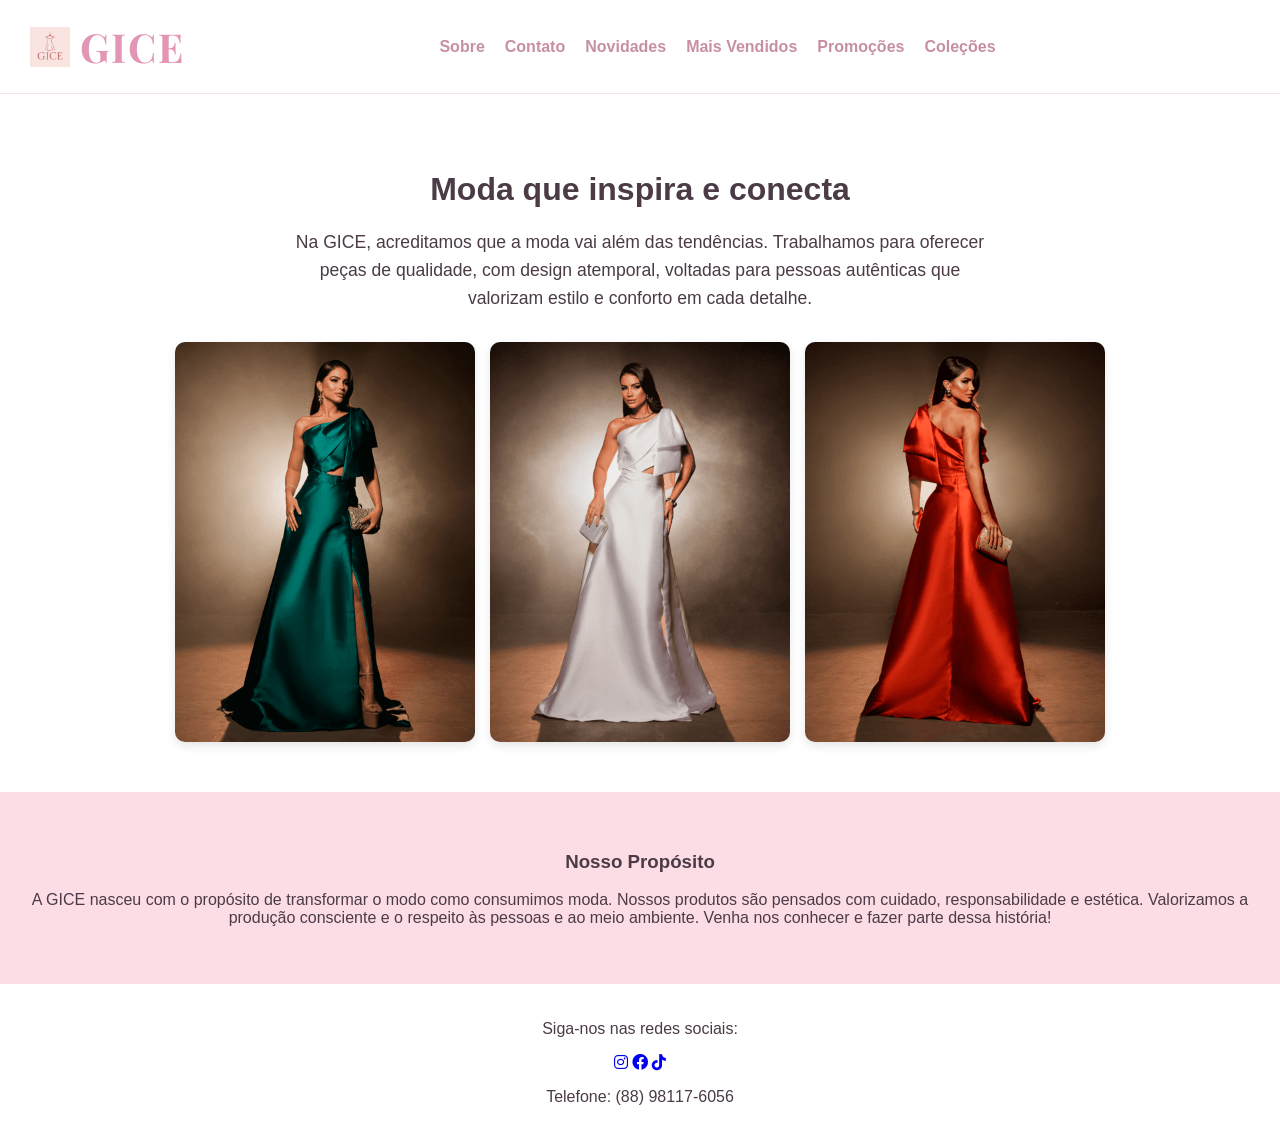
<file: index.html>
<!DOCTYPE html>
<html lang="pt-BR">
<head>
  <meta charset="UTF-8" />
  <meta name="viewport" content="width=device-width, initial-scale=1.0"/>
  <title>GICE | Moda com Propósito</title>
  <link rel="preconnect" href="https://fonts.googleapis.com"/>
  <link rel="preconnect" href="https://fonts.gstatic.com" crossorigin/>
  <link href="https://fonts.googleapis.com/css2?family=Playfair+Display:wght@700&display=swap" rel="stylesheet"/>
  <link rel="stylesheet" href="https://cdnjs.cloudflare.com/ajax/libs/font-awesome/6.0.0-beta3/css/all.min.css"/>
  <link rel="stylesheet" href="style.css"/>
</head>
<body>
  <header>
    <div class="logo-gice">
      <img src="ChatGPT Image 23 de abr. de 2025, 16_05_41.png"/>
      <h1>GICE</h1>
    </div>

    <nav class="partedecima">
      <a href="#sobre">Sobre</a>
      <a href="#contato">Contato</a>
      <a href="#novidades">Novidades</a>
      <a href="#maisvendidos">Mais Vendidos</a>
      <a href="#promocoes">Promoções</a>
      <a href="#colecoes">Coleções</a>
    </nav>

    <label for="burguer" class="hamburguer" aria-label="Abrir menu">
      <i class="fas fa-bars"></i>
    </label>
    <input type="checkbox" id="burguer"/>

    <div class="menu" id="mainMenu">
      <a href="#novidades">Novidades</a>
      <a href="#maisvendidos">Mais Vendidos</a>
      <a href="#promocoes">Promoções</a>
      <a href="#colecoes">Coleções</a>
    </div>
  </header>

  <section class="partefotos">
    <h2>Moda que inspira e conecta</h2>
    <p>Na GICE, acreditamos que a moda vai além das tendências. Trabalhamos para oferecer peças de qualidade, com design atemporal, voltadas para pessoas autênticas que valorizam estilo e conforto em cada detalhe.</p>
    <div class="vestidinhos">
      <img src="vestido-de-festa-zibeline-victoria-42_450x600.png">
      <img src="vestido-de-festa-zibeline-victoria-46_450x600.png">
      <img src="vestido-de-festa-zibeline-victoria-48_450x600.png">
    </div>
  </section>

  <section class="sobre" id="sobre">
    <h3>Nosso Propósito</h3>
    <p>A GICE nasceu com o propósito de transformar o modo como consumimos moda. Nossos produtos são pensados com cuidado, responsabilidade e estética. Valorizamos a produção consciente e o respeito às pessoas e ao meio ambiente. Venha nos conhecer e fazer parte dessa história!</p>
  </section>

  <footer id="contato">
    <p>Siga-nos nas redes sociais:</p>
    <div class="bichinhodasmidias">
      <a href="#"><i class="fab fa-instagram"></i></a>
      <a href="#"><i class="fab fa-facebook"></i></a>
      <a href="#"><i class="fab fa-tiktok"></i></a>
    </div>
    <p>Telefone: (88) 98117-6056</p>
  </footer>
</body>
</html>
</file>
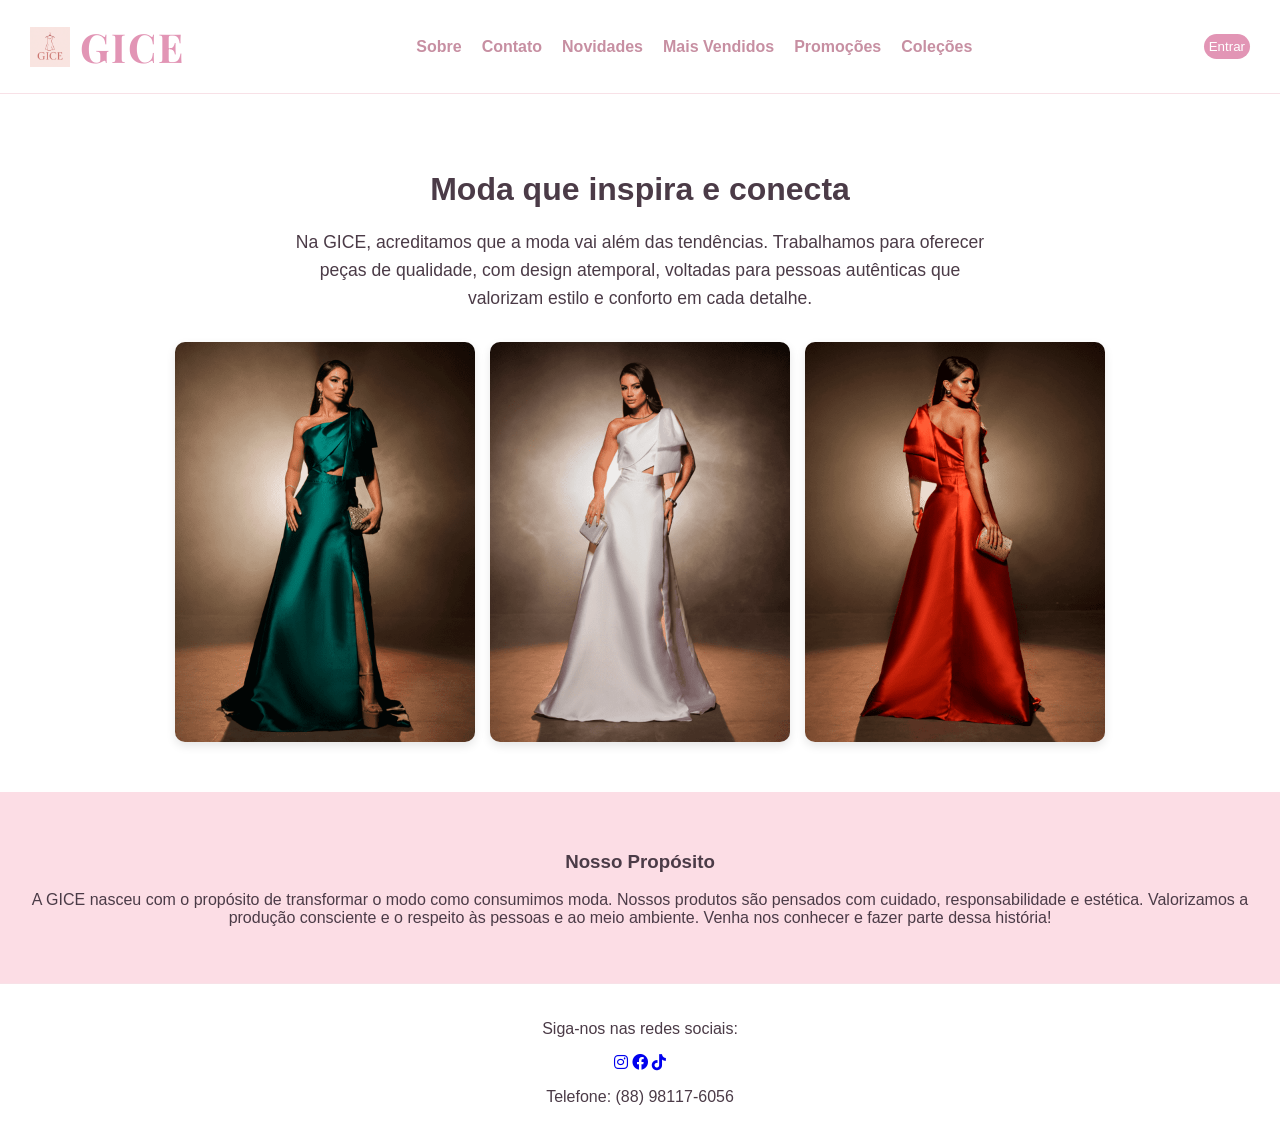
<file: landing-gice-main/index.html>
<!DOCTYPE html>
<html lang="pt-BR">
<head>
  <meta charset="UTF-8" />
  <meta name="viewport" content="width=device-width, initial-scale=1.0"/>
  <title>GICE | Moda com Propósito</title>
  <link rel="preconnect" href="https://fonts.googleapis.com"/>
  <link rel="preconnect" href="https://fonts.gstatic.com" crossorigin/>
  <link href="https://fonts.googleapis.com/css2?family=Playfair+Display:wght@700&display=swap" rel="stylesheet"/>
  <link rel="stylesheet" href="https://cdnjs.cloudflare.com/ajax/libs/font-awesome/6.0.0-beta3/css/all.min.css"/>
  <link rel="stylesheet" href="style.css"/>
</head>
<body>
<header>
    <div class="logo-gice">
      <img src="img/ChatGPT Image 23 de abr. de 2025, 16_05_41.png" alt="aa">
      <h1>GICE</h1>
    </div>

    <nav class="partedecima">
      <a href="#sobre">Sobre</a>
      <a href="#contato">Contato</a>
      <a href="#novidades">Novidades</a>
      <a href="#maisvendidos">Mais Vendidos</a>
      <a href="#promocoes">Promoções</a>
      <a href="#colecoes">Coleções</a>
    </nav>
    
    <a href="log/login.html"> <button id="entrar">Entrar</button></a> 
    
    <label for="burguer" class="hamburguer" aria-label="Abrir menu">
      <i class="fas fa-bars"></i>
    </label>
    <input type="checkbox" id="burguer"/>

    <div class="menu" id="mainMenu">
      <a href="#sobre">Sobre</a>
      <a href="#contato">Contato</a>
      <a href="#novidades">Novidades</a>
      <a href="#maisvendidos">Mais Vendidos</a>
      <a href="#promocoes">Promoções</a>
      <a href="#colecoes">Coleções</a>
    </div>
  </header>

  <section class="partefotos">
    <h2>Moda que inspira e conecta</h2>
    <p>Na GICE, acreditamos que a moda vai além das tendências. Trabalhamos para oferecer peças de qualidade, com design atemporal, voltadas para pessoas autênticas que valorizam estilo e conforto em cada detalhe.</p>
    <div class="vestidinhos">
      <img src="img/vestido-de-festa-zibeline-victoria-42_450x600.png" alt="aa">
      <img src="img/vestido-de-festa-zibeline-victoria-46_450x600.png" alt="aa">
      <img src="img/vestido-de-festa-zibeline-victoria-48_450x600.png" alt="aa">
    </div>
  </section>

  <section class="sobre" id="sobre">
    <h3>Nosso Propósito</h3>
    <p>A GICE nasceu com o propósito de transformar o modo como consumimos moda. Nossos produtos são pensados com cuidado, responsabilidade e estética. Valorizamos a produção consciente e o respeito às pessoas e ao meio ambiente. Venha nos conhecer e fazer parte dessa história!</p>
  </section>

  <footer id="contato">
    <p>Siga-nos nas redes sociais:</p>
    <div class="bichinhodasmidias">
      <a href="https://www.instagram.com/"><i class="fab fa-instagram"></i></a>
      <a href="https://pt-br.facebook.com/"><i class="fab fa-facebook"></i></a>
      <a href="https://www.tiktok.com/login?redirect_url=https://www.tiktok.com/"><i class="fab fa-tiktok"></i></a>
    </div>
    <p>Telefone: (88) 98117-6056</p>
  </footer>
</body>
</html>
</file>
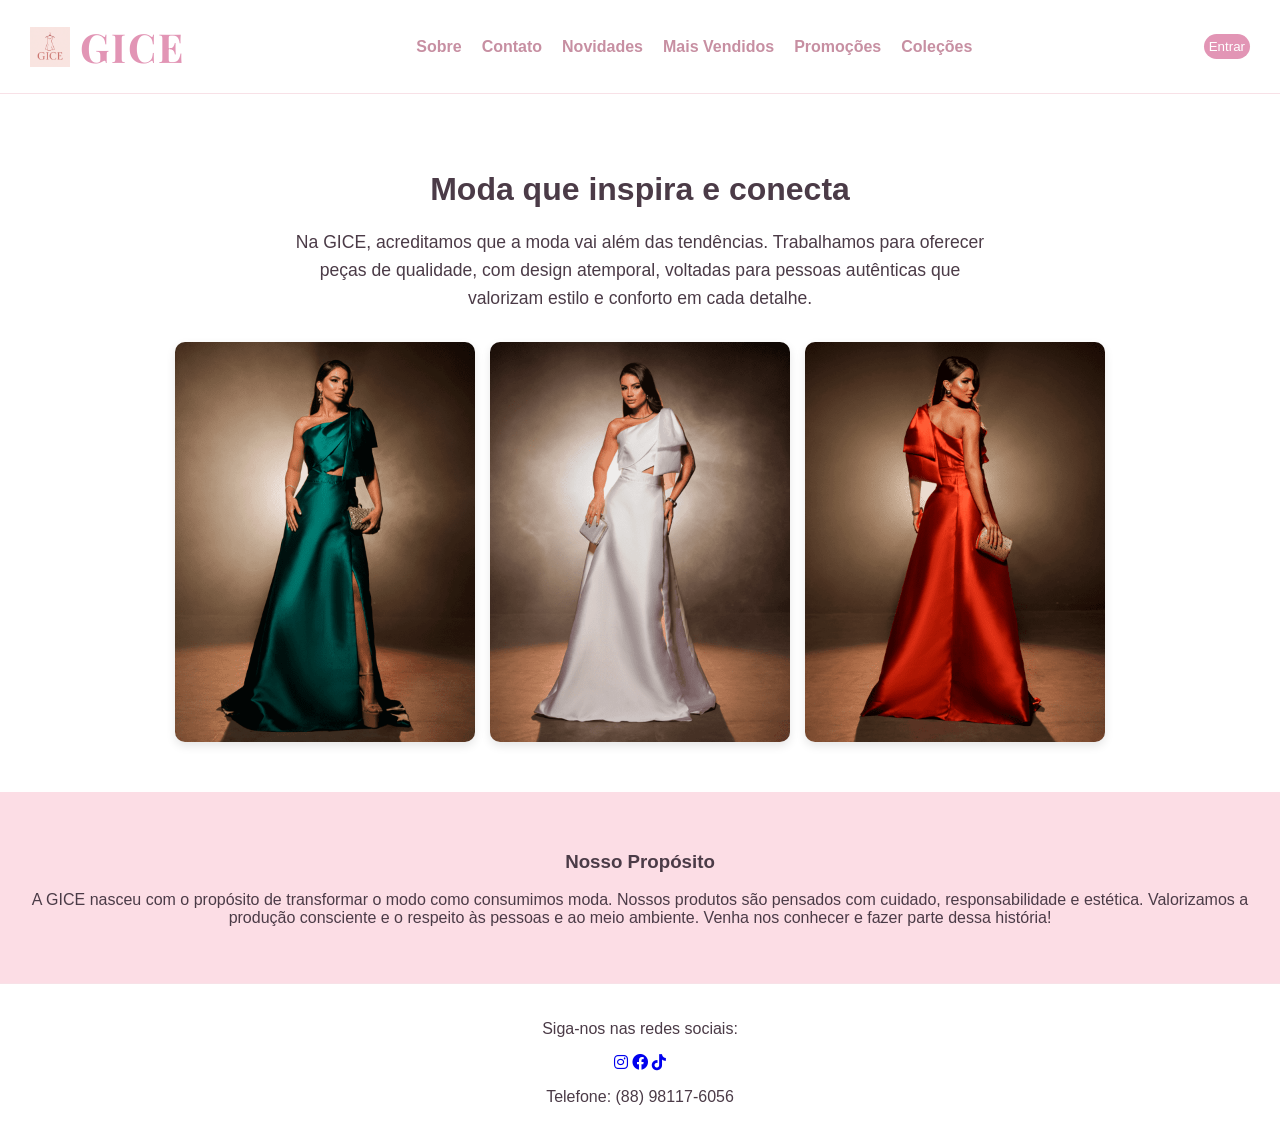
<file: landing-gice-main/landing.html>
<!DOCTYPE html>
<html lang="pt-BR">

<head>
  <meta charset="UTF-8" />
  <meta name="viewport" content="width=device-width, initial-scale=1.0" />
  <title>GICE | Moda com Propósito</title>
  <link rel="preconnect" href="https://fonts.googleapis.com" />
  <link rel="preconnect" href="https://fonts.gstatic.com" crossorigin />
  <link href="https://fonts.googleapis.com/css2?family=Playfair+Display:wght@700&display=swap" rel="stylesheet" />
  <link rel="stylesheet" href="https://cdnjs.cloudflare.com/ajax/libs/font-awesome/6.0.0-beta3/css/all.min.css" />
  <link rel="stylesheet" href="landing.css" />
</head>

<body>
  <header>
    <div class="logo-gice">
      <img src="img/ChatGPT Image 23 de abr. de 2025, 16_05_41.png" alt="aa">
      <h1>GICE</h1>
    </div>

    <nav class="partedecima">
      <a href="#sobre">Sobre</a>
      <a href="#contato">Contato</a>
      <a href="#novidades">Novidades</a>
      <a href="#maisvendidos">Mais Vendidos</a>
      <a href="#promocoes">Promoções</a>
      <a href="#colecoes">Coleções</a>
    </nav>

    <a href="log/cadastro.html"> <button id="entrar">Entrar</button></a>

    <label for="burguer" class="hamburguer" aria-label="Abrir menu">
      <i class="fas fa-bars"></i>
    </label>
    <input type="checkbox" id="burguer" />

    <div class="menu" id="mainMenu">
      <a href="#sobre">Sobre</a>
      <a href="#contato">Contato</a>
      <a href="#novidades">Novidades</a>
      <a href="#maisvendidos">Mais Vendidos</a>
      <a href="#promocoes">Promoções</a>
      <a href="#colecoes">Coleções</a>
    </div>
  </header>

  <section class="partefotos">
    <h2>Moda que inspira e conecta</h2>
    <p>Na GICE, acreditamos que a moda vai além das tendências. Trabalhamos para oferecer peças de qualidade, com design
      atemporal, voltadas para pessoas autênticas que valorizam estilo e conforto em cada detalhe.</p>
    <div class="vestidinhos">
      <img src="img/vestido-de-festa-zibeline-victoria-42_450x600.png" alt="aa">
      <img src="img/vestido-de-festa-zibeline-victoria-46_450x600.png" alt="aa">
      <img src="img/vestido-de-festa-zibeline-victoria-48_450x600.png" alt="aa">
    </div>
  </section>

  <section class="sobre" id="sobre">
    <h3>Nosso Propósito</h3>
    <p>A GICE nasceu com o propósito de transformar o modo como consumimos moda. Nossos produtos são pensados com
      cuidado, responsabilidade e estética. Valorizamos a produção consciente e o respeito às pessoas e ao meio
      ambiente. Venha nos conhecer e fazer parte dessa história!</p>
  </section>

  <footer id="contato">
    <p>Siga-nos nas redes sociais:</p>
    <div class="bichinhodasmidias">
      <a href="https://www.instagram.com/"><i class="fab fa-instagram"></i></a>
      <a href="https://pt-br.facebook.com/"><i class="fab fa-facebook"></i></a>
      <a href="https://www.tiktok.com/login?redirect_url=https://www.tiktok.com/"><i class="fab fa-tiktok"></i></a>
    </div>
    <p>Telefone: (88) 98117-6056</p>
  </footer>
</body>

</html>
</file>
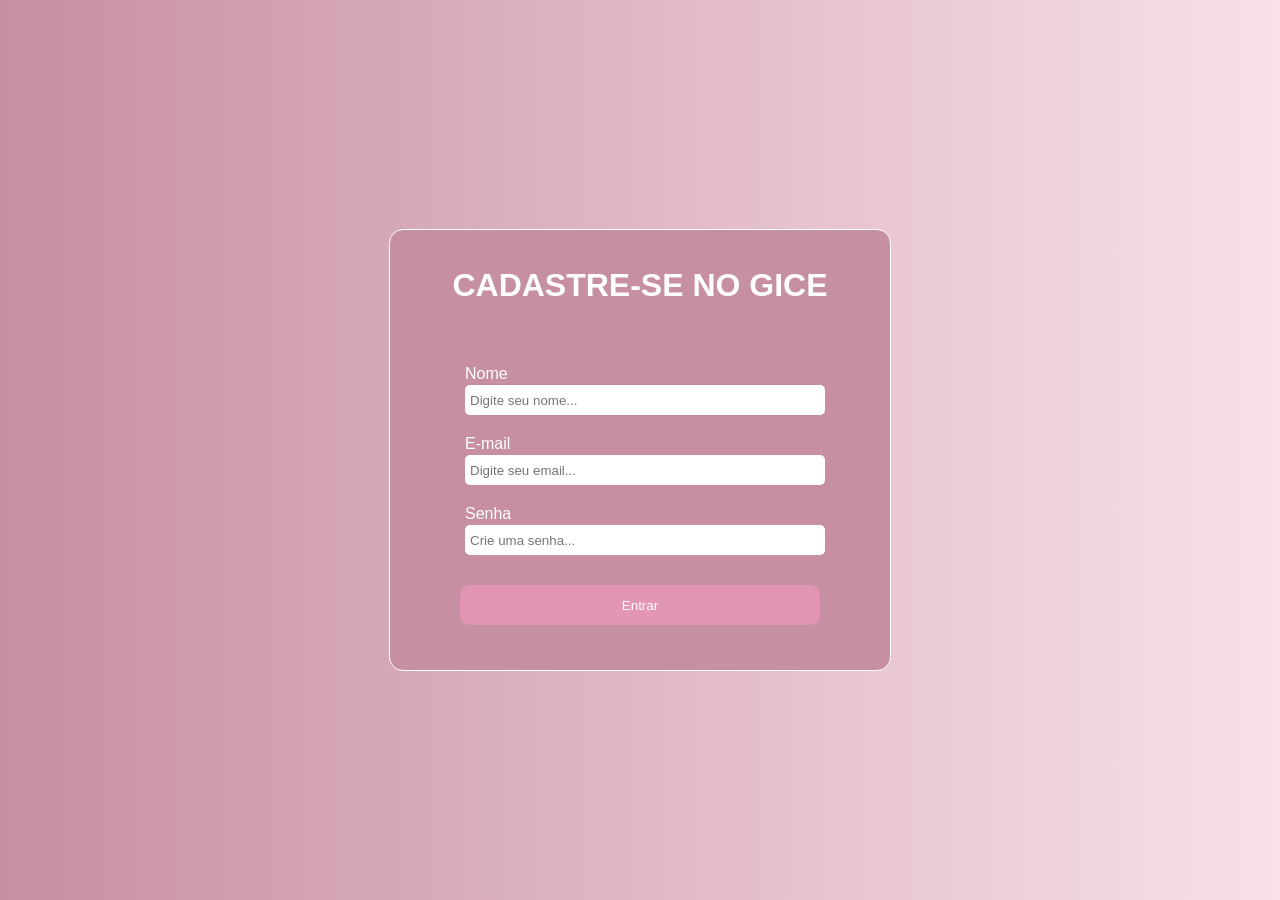
<file: landing-gice-main/cadastro/cadastro.html>
<!DOCTYPE html>
<html lang="pt-BR">

<head>
    <meta charset="UTF-8">
    <meta name="viewport" content="width=device-width, initial-scale=1.0">
    <title> Faça seu login </title>
    <link rel="stylesheet" href="cadastro.css">
</head>

<body>
    <div class="container">

        <div class="caixa">
            <h1>CADASTRE-SE NO GICE</h1>
        </div>

        <div class="inputs">
            <div class="inputDiv">
                <label for="">Nome</label>
                <input type="text" name="nome" placeholder="Digite seu nome...">
            </div>

            <div class="inputDiv">
                <label>E-mail</label>
                <input type="text" name="email" placeholder="Digite seu email...">
            </div>
            <div class="inputDiv">
                <label for="">Senha</label>
                <input type="password" name="senha" placeholder="Crie uma senha..."> 
            </div>
        </div>
        <a href="../tela inicial/telainicial.html" id="linkEntrar"> <button id="entrar">Entrar</button></a>
    </div>
</body>

</html>
</file>
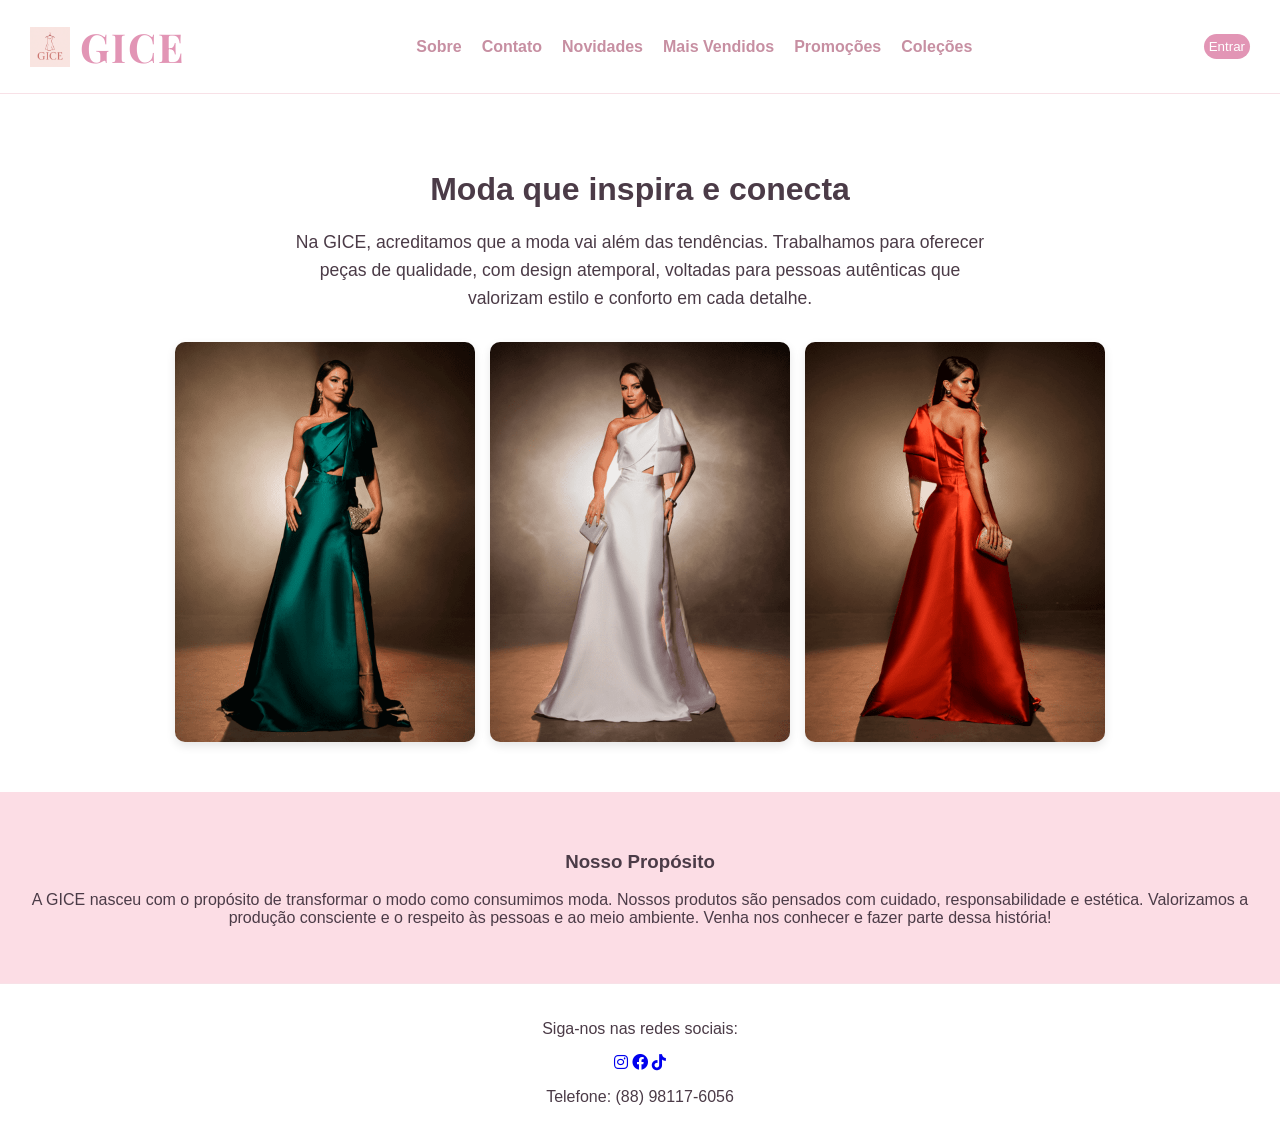
<file: landing-gice-main/landing page/landing.html>
<!DOCTYPE html>
<html lang="pt-BR">

<head>
  <meta charset="UTF-8" />
  <meta name="viewport" content="width=device-width, initial-scale=1.0" />
  <title>GICE | Moda com Propósito</title>
  <link rel="preconnect" href="https://fonts.googleapis.com" />
  <link rel="preconnect" href="https://fonts.gstatic.com" crossorigin />
  <link href="https://fonts.googleapis.com/css2?family=Playfair+Display:wght@700&display=swap" rel="stylesheet" />
  <link rel="stylesheet" href="https://cdnjs.cloudflare.com/ajax/libs/font-awesome/6.0.0-beta3/css/all.min.css" />
  <link rel="stylesheet" href="landing.css" />
</head>

<body>
  <header>
    <div class="logo-gice">
      <img src="../img/ChatGPT Image 23 de abr. de 2025, 16_05_41.png" alt="aa">
      <h1>GICE</h1>
    </div>

    <nav class="partedecima">
      <a href="#sobre">Sobre</a>
      <a href="#contato">Contato</a>
      <a href="#novidades">Novidades</a>
      <a href="#maisvendidos">Mais Vendidos</a>
      <a href="#promocoes">Promoções</a>
      <a href="#colecoes">Coleções</a>
    </nav>

    <a href="../cadastro/cadastro.html"> <button id="entrar">Entrar</button></a>

    <label for="burguer" class="hamburguer" aria-label="Abrir menu">
      <i class="fas fa-bars"></i>
    </label>
    <input type="checkbox" id="burguer" />

    <div class="menu" id="mainMenu">
      <a href="#sobre">Sobre</a>
      <a href="#contato">Contato</a>
      <a href="#novidades">Novidades</a>
      <a href="#maisvendidos">Mais Vendidos</a>
      <a href="#promocoes">Promoções</a>
      <a href="#colecoes">Coleções</a>
    </div>
  </header>

  <section class="partefotos">
    <h2>Moda que inspira e conecta</h2>
    <p>Na GICE, acreditamos que a moda vai além das tendências. Trabalhamos para oferecer peças de qualidade, com design
      atemporal, voltadas para pessoas autênticas que valorizam estilo e conforto em cada detalhe.</p>
    <div class="vestidinhos">
      <img src="../img/vestido-de-festa-zibeline-victoria-42_450x600.png" alt="aa">
      <img src="../img/vestido-de-festa-zibeline-victoria-46_450x600.png" alt="aa">
      <img src="../img/vestido-de-festa-zibeline-victoria-48_450x600.png" alt="aa">
    </div>
  </section>

  <section class="sobre" id="sobre">
    <h3>Nosso Propósito</h3>
    <p>A GICE nasceu com o propósito de transformar o modo como consumimos moda. Nossos produtos são pensados com
      cuidado, responsabilidade e estética. Valorizamos a produção consciente e o respeito às pessoas e ao meio
      ambiente. Venha nos conhecer e fazer parte dessa história!</p>
  </section>

  <footer id="contato">
    <p>Siga-nos nas redes sociais:</p>
    <div class="bichinhodasmidias">
      <a href="https://www.instagram.com/"><i class="fab fa-instagram"></i></a>
      <a href="https://pt-br.facebook.com/"><i class="fab fa-facebook"></i></a>
      <a href="https://www.tiktok.com/login?redirect_url=https://www.tiktok.com/"><i class="fab fa-tiktok"></i></a>
    </div>
    <p>Telefone: (88) 98117-6056</p>
  </footer>
</body>

</html>
</file>
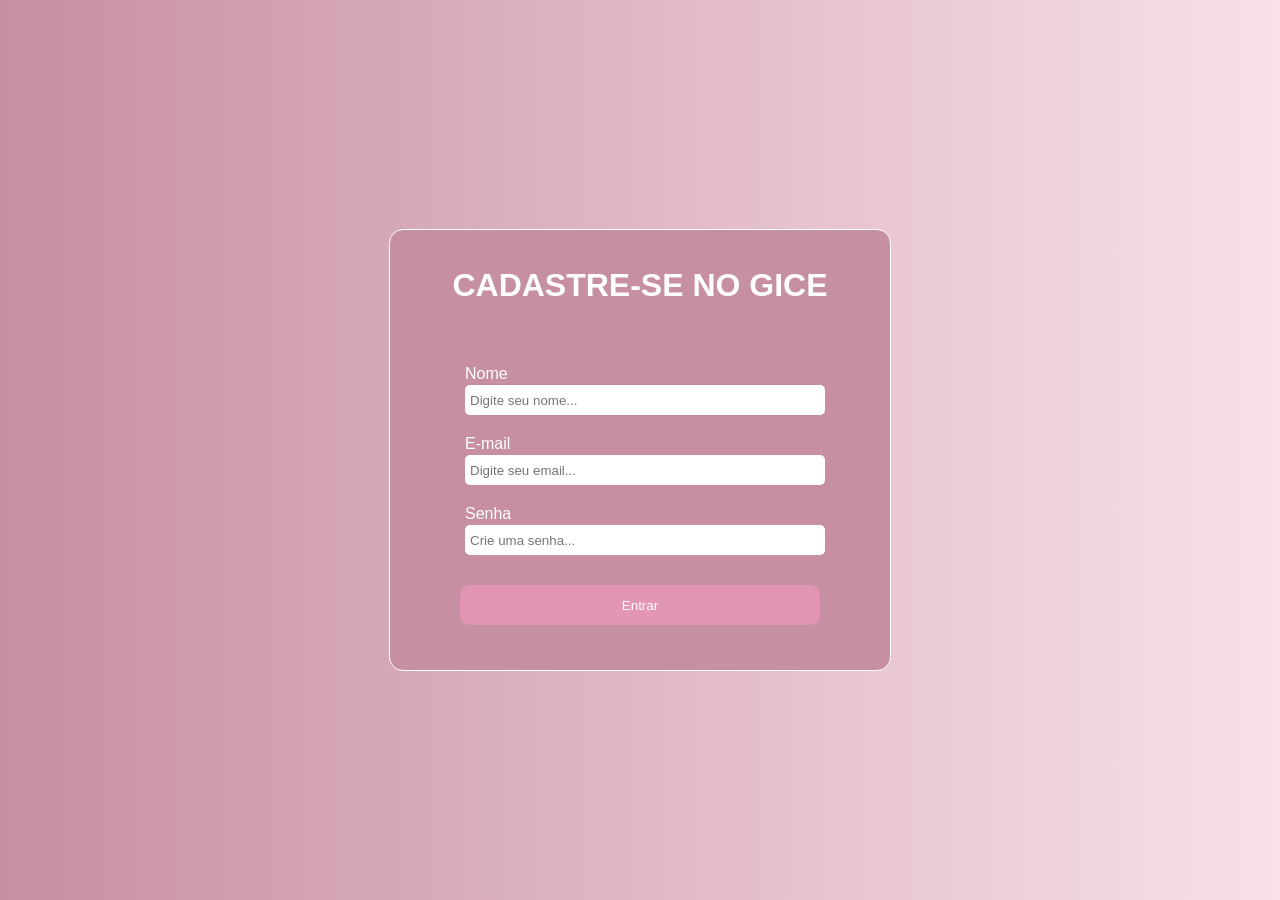
<file: landing-gice-main/log/cadastro.html>
<!DOCTYPE html>
<html lang="pt-BR">

<head>
    <meta charset="UTF-8">
    <meta name="viewport" content="width=device-width, initial-scale=1.0">
    <title> Faça seu login </title>
    <link rel="stylesheet" href="stylelogin.css">
</head>

<body>
    <div class="container">

        <div class="caixa">
            <h1>CADASTRE-SE NO GICE</h1>
        </div>

        <div class="inputs">
            <div class="inputDiv">
                <label for="">Nome</label>
                <input type="text" name="nome" placeholder="Digite seu nome...">
            </div>

            <div class="inputDiv">
                <label>E-mail</label>
                <input type="text" name="email" placeholder="Digite seu email...">
            </div>
            <div class="inputDiv">
                <label for="">Senha</label>
                <input type="password" name="senha" placeholder="Crie uma senha..."> 
            </div>
        </div>
        <a href="../telainicial.html" id="linkEntrar"> <button id="entrar">Entrar</button></a>
    </div>
</body>

</html>
</file>
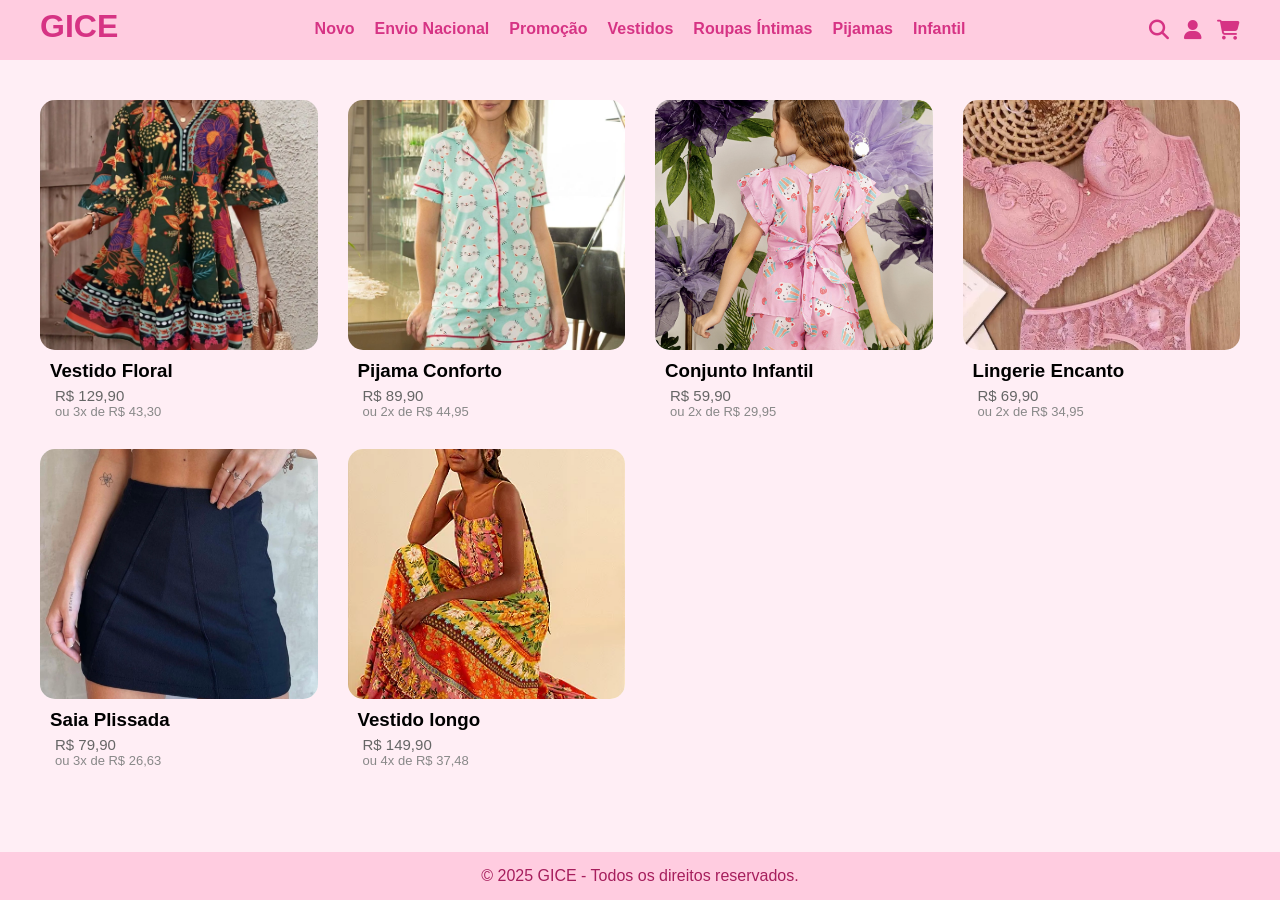
<file: landing-gice-main/tela inicial/telainicial.html>
<!DOCTYPE html>
<html lang="pt-br">
<head>
  <meta charset="UTF-8" />
  <meta name="viewport" content="width=device-width, initial-scale=1.0"/>
  <title>GICE - Loja de Roupas</title>
  <link rel="stylesheet" href="https://cdnjs.cloudflare.com/ajax/libs/font-awesome/6.5.0/css/all.min.css"/>
  <link rel="stylesheet" href="telainicial.css">
  
   
</head>
<body>

  <header>
    <div class="logo">GICE</div>

    <nav class="cabeçalho">
      <a href="#">Novo</a>
      <a href="#">Envio Nacional</a>
      <a href="#">Promoção</a>
      <a href="#">Vestidos</a>
      <a href="#">Roupas Íntimas</a>
      <a href="#">Pijamas</a>
      <a href="#">Infantil</a>
    </nav>

   <div class="mobile-menu">
  <div class="icons">
    <i class="fas fa-search"></i>
    <i class="fas fa-user"></i>
    <i class="fas fa-shopping-cart"></i>
    <i class="fas fa-bars" id="hamburger-icon"></i>
  </div>
  <nav class="hamburguer" id="hamburger-menu">
    <a href="#">Novo</a>
    <a href="#">Envio Nacional</a>
    <a href="#">Promoção</a>
    <a href="#">Vestidos</a>
    <a href="#">Roupas Íntimas</a>
    <a href="#">Pijamas</a>
    <a href="#">Infantil</a>
  </nav>
</div>
  </header>

  <div class="container">
    <div class="product">
      <div class="card">
        <img src="../img/vestido-florido-novo.png" alt="Vestido Floral">
      </div>
      <div class="info">
        <h3>Vestido Floral</h3>
        <p>R$ 129,90</p>
        <span>ou 3x de R$ 43,30</span>
      </div>
    </div>

    <div class="product">
      <div class="card">
        <img src="../img/pijama-americano-algodao-filete-gatinhos-verde_750518_600_1.jpg" alt="Pijama Conforto">
      </div>
      <div class="info">
        <h3>Pijama Conforto</h3>
        <p>R$ 89,90</p>
        <span>ou 2x de R$ 44,95</span>
      </div>
    </div>

    <div class="product">
      <div class="card">
        <img src="../img/img_9362-dq52mp2qy2.jpg" alt="Conjunto Infantil">
      </div>
      <div class="info">
        <h3>Conjunto Infantil</h3>
        <p>R$ 59,90</p>
        <span>ou 2x de R$ 29,95</span>
      </div>
    </div>

    <div class="product">
      <div class="card">
        <img src="../img/conjunto_lingerie_plus_size_cropped_2439_58508_1_d4e84a908bb66994560a78fc2ac9d670.jpg" alt="Lingerie">
      </div>
      <div class="info">
        <h3>Lingerie Encanto</h3>
        <p>R$ 69,90</p>
        <span>ou 2x de R$ 34,95</span>
      </div>
    </div>

    <div class="product">
      <div class="card">
        <img src="../img/saia.jpeg" alt="short">
      </div>
      <div class="info">
        <h3>Saia Plissada</h3>
        <p>R$ 79,90</p>
        <span>ou 3x de R$ 26,63</span>
      </div>
    </div>

    <div class="product">
      <div class="card">
        <img src="../img/vestido-longo-flori-sxk7de6xs5.png" alt="Vestido ">
      </div>
      <div class="info">
        <h3>Vestido longo</h3>
        <p>R$ 149,90</p>
        <span>ou 4x de R$ 37,48</span>
      </div>
    </div>
  </div>

  <footer>
    &copy; 2025 GICE - Todos os direitos reservados.
  </footer>
  <script src="script.js"></script>
</body>
</html>
</file>
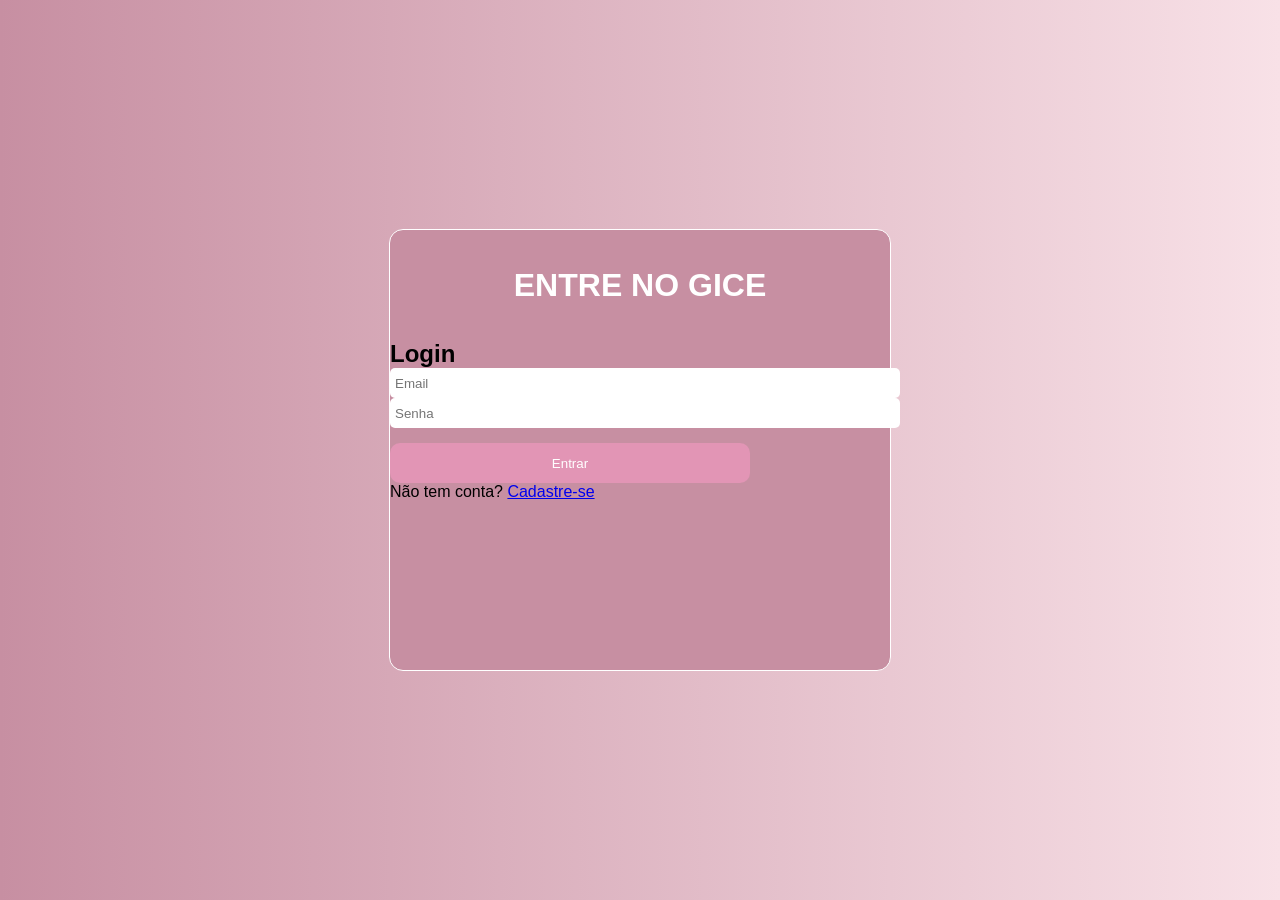
<file: landing-gice-main/front-end/Autenticacao/Login/Login.html>
<!DOCTYPE html>
<html lang="pt-BR">

<head>
    <meta charset="UTF-8">
    <meta name="viewport" content="width=device-width, initial-scale=1.0">
    <title> Faça seu login </title>
    <link rel="stylesheet" href="../styles/Form.css">
</head>

<body>
    <div class="container">

        <div class="caixa">
            <h1>ENTRE NO GICE</h1>
        </div>

       <form id="form-login">
    <h2>Login</h2>
    <input type="email" id="loginEmail" placeholder="Email" required />
    <input type="password" id="loginSenha" placeholder="Senha" required />
    <button type="submit">Entrar</button>
    <p>Não tem conta? <a href="cadastro.html">Cadastre-se</a></p>
  </form>

        <script src="../api/api.js"></script>
</body>

</html>
</file>
<file: style.css>
:root {
  --bg-color: #fff0f5;
  --text-color: #4b3b47;
  --accent-color: #f8e1e7;
  --highlight-color: #c78fa2;
  --brand-color: #e295b5;
}

body {
  margin: 0;
  font-family: Arial, sans-serif;
  background-color: var(--bg-color);
  color: var(--text-color);
}

header {
  background-color: white;
  padding: 20px 30px;
  border-bottom: 1px solid var(--accent-color);
  display: flex;
  align-items: center;
  justify-content: space-between;
  flex-wrap: wrap;
  position: relative;
}

.logo-gice {
  display: flex;
  align-items: center;
  gap: 10px;
}

.logo-gice img {
  height: 40px;
}

.logo-gice h1 {
  font-family: 'Playfair Display', serif;
  font-size: 2.5rem;
  color: var(--brand-color);
  margin: 0;
  letter-spacing: 2px;
}

.partedecima {
  display: flex;
  flex: 1;
  justify-content: center;
  gap: 20px;
}

.partedecima a {
  text-decoration: none;
  color: var(--highlight-color);
  font-weight: bold;
  font-size: 1rem;
  transition: transform 0.3s ease;
  
}

.partedecima a:hover {
  transform: scale(1.1);
}

.hamburguer {
  font-size: 1.5rem;
  color: var(--text-color);
  cursor: pointer;
  display: none;
  padding: 10px;
}

input[type="checkbox"] {
  display: none;
}

.menu {
  display: none;
  flex-direction: column;
  background-color: #ffe6f0;
  padding: 15px;
  position: absolute;
  top: 100%;
  left: 0;
  width: 100%;
  box-shadow: 0 4px 10px rgba(0,0,0,0.1);
  max-height: 0;
  overflow: hidden;
  transition: max-height 0.3s ease-in-out;
}

.menu a {
  font-size: 1rem;
  font-weight: bold;
  text-decoration: none;
  color: var(--text-color);
  padding: 12px;
  border-bottom: 1px solid var(--accent-color);
  transition: transform 0.3s ease, font-size 0.3s ease;
}

.menu a:hover {
  transform: scale(1.1);
  font-size: 1.2rem;
}

.menu a:last-child {
  border-bottom: none;
}

input[type="checkbox"]:checked ~ .menu {
  display: flex;
  max-height: 500px;
}

.partefotos {
  padding: 50px 20px;
  background-color: white;
  text-align: center;
}

.partefotos h2 {
  font-size: 2rem;
  margin-bottom: 20px;
}

.partefotos p {
  max-width: 700px;
  margin: 0 auto;
  font-size: 1.1rem;
  line-height: 1.6;
}

.vestidinhos {
  display: flex;
  flex-wrap: wrap;
  justify-content: center;
  gap: 15px;
  margin-top: 30px;
}

.vestidinhos img {
  max-width: 300px;
  width: 100%;
  border-radius: 10px;
  box-shadow: 0 4px 10px rgba(0,0,0,0.1);
}

.sobre {
  padding: 40px 20px;
  background-color: #fcdde5;
  text-align: center;
}

footer {
  background-color: white;
  padding: 20px;
  text-align: center;
  border-top: 1px solid var(--accent-color);
}

.bichinhodasmidias i:hover {
  font-size: 1.2rem;
  margin: 0 10px;
  color: var(--highlight-color);
  transition: transform 0.3s ease, font-size 0.3s ease;
}


@media (max-width: 768px) {
  .partedecima {
    display: none;
  }

  .hamburguer {
    display: block;
  }

  .vestidinhos {
    flex-direction: column;
    align-items: center;
  }
}
</file>
<file: landing-gice-main/style.css>
:root {
  --bg-color: #fff0f5;
  --text-color: #4b3b47;
  --accent-color: #f8e1e7;
  --highlight-color: #c78fa2;
  --brand-color: #e295b5;
}

body {
  margin: 0;
  font-family: Arial, sans-serif;
  background-color: var(--bg-color);
  color: var(--text-color);
}

header {
  background-color: white;
  padding: 20px 30px;
  border-bottom: 1px solid var(--accent-color);
  display: flex;
  align-items: center;
  justify-content: space-between;
  flex-wrap: wrap;
  position: relative;
}

.logo-gice {
  display: flex;
  align-items: center;
  gap: 10px;
}

.logo-gice img {
  height: 40px;
}

.logo-gice h1 {
  font-family: 'Playfair Display', serif;
  font-size: 2.5rem;
  color: var(--brand-color);
  margin: 0;
  letter-spacing: 2px;
}

.partedecima {
  display: flex;
  flex: 1;
  justify-content: center;
  gap: 20px;
}

.partedecima a {
  text-decoration: none;
  color: var(--highlight-color);
  font-weight: bold;
  font-size: 1rem;
  transition: transform 0.3s ease;
  
}

.partedecima a:hover {
  transform: scale(1.1);
}

.hamburguer {
  font-size: 1.5rem;
  color: var(--text-color);
  cursor: pointer;
  display: none;
  padding: 10px;
}

input[type="checkbox"] {
  display: none;
}

.menu {
  display: none;
  flex-direction: column;
  background-color: #ffe6f0;
  padding: 15px;
  position: absolute;
  top: 100%;
  left: 0;
  width: 100%;
  box-shadow: 0 4px 10px rgba(0,0,0,0.1);
  max-height: 0;
  overflow: hidden;
  transition: max-height 0.3s ease-in-out;
}

.menu a {
  font-size: 1rem;
  font-weight: bold;
  text-decoration: none;
  color: var(--text-color);
  padding: 12px;
  border-bottom: 1px solid var(--accent-color);
  transition: transform 0.3s ease, font-size 0.3s ease;
}

.menu a:hover {
  transform: scale(1.1);
  font-size: 1.2rem;
}

.menu a:last-child {
  border-bottom: none;
}

input[type="checkbox"]:checked ~ .menu {
  display: flex;
  max-height: 500px;
}

.partefotos {
  padding: 50px 20px;
  background-color: white;
  text-align: center;
}

.partefotos h2 {
  font-size: 2rem;
  margin-bottom: 20px;
}

.partefotos p {
  max-width: 700px;
  margin: 0 auto;
  font-size: 1.1rem;
  line-height: 1.6;
}

.vestidinhos {
  display: flex;
  flex-wrap: wrap;
  justify-content: center;
  gap: 15px;
  margin-top: 30px;
}

.vestidinhos img {
  max-width: 300px;
  width: 100%;
  border-radius: 10px;
  box-shadow: 0 4px 10px rgba(0,0,0,0.1);
}

.sobre {
  padding: 40px 20px;
  background-color: #fcdde5;
  text-align: center;
}

footer {
  background-color: white;
  padding: 20px;
  text-align: center;
  border-top: 1px solid var(--accent-color);
}

.bichinhodasmidias i:hover {
  font-size: 1.2rem;
  margin: 0 10px;
  color: var(--highlight-color);
  transition: transform 0.3s ease, font-size 0.3s ease;
}


@media (max-width: 768px) {
  .partedecima {
    display: none;
  }

  .hamburguer {
    display: block;
  }

  .vestidinhos {
    flex-direction: column;
    align-items: center;
  }
}


#entrar{ 
  background-color: #e295b5;
  padding: 5px;
  border: none;
  border-radius: 30px;
  color: rgb(255, 255, 255);
}
#entrar:hover{
  background-color: #910071;
  transition: 0.2s;
  
}
</file>
<file: landing-gice-main/landing.css>
:root {
  --bg-color: #fff0f5;
  --text-color: #4b3b47;
  --accent-color: #f8e1e7;
  --highlight-color: #c78fa2;
  --brand-color: #e295b5;
}

body {
  margin: 0;
  font-family: Arial, sans-serif;
  background-color: var(--bg-color);
  color: var(--text-color);
}

header {
  background-color: white;
  padding: 20px 30px;
  border-bottom: 1px solid var(--accent-color);
  display: flex;
  align-items: center;
  justify-content: space-between;
  flex-wrap: wrap;
  position: relative;
}

.logo-gice {
  display: flex;
  align-items: center;
  gap: 10px;
}

.logo-gice img {
  height: 40px;
}

.logo-gice h1 {
  font-family: 'Playfair Display', serif;
  font-size: 2.5rem;
  color: var(--brand-color);
  margin: 0;
  letter-spacing: 2px;
}

.partedecima {
  display: flex;
  flex: 1;
  justify-content: center;
  gap: 20px;
}

.partedecima a {
  text-decoration: none;
  color: var(--highlight-color);
  font-weight: bold;
  font-size: 1rem;
  transition: transform 0.3s ease;

}

.partedecima a:hover {
  transform: scale(1.1);
}

.hamburguer {
  font-size: 1.5rem;
  color: var(--text-color);
  cursor: pointer;
  display: none;
  padding: 10px;
}

input[type="checkbox"] {
  display: none;
}

.menu {
  display: none;
  flex-direction: column;
  background-color: #ffe6f0;
  padding: 15px;
  position: absolute;
  top: 100%;
  left: 0;
  width: 100%;
  box-shadow: 0 4px 10px rgba(0, 0, 0, 0.1);
  max-height: 0;
  overflow: hidden;
  transition: max-height 0.3s ease-in-out;
}

.menu a {
  font-size: 1rem;
  font-weight: bold;
  text-decoration: none;
  color: var(--text-color);
  padding: 12px;
  border-bottom: 1px solid var(--accent-color);
  transition: transform 0.3s ease, font-size 0.3s ease;
}

.menu a:hover {
  transform: scale(1.1);
  font-size: 1.2rem;
}

.menu a:last-child {
  border-bottom: none;
}

input[type="checkbox"]:checked~.menu {
  display: flex;
  max-height: 500px;
}

.partefotos {
  padding: 50px 20px;
  background-color: white;
  text-align: center;
}

.partefotos h2 {
  font-size: 2rem;
  margin-bottom: 20px;
}

.partefotos p {
  max-width: 700px;
  margin: 0 auto;
  font-size: 1.1rem;
  line-height: 1.6;
}

.vestidinhos {
  display: flex;
  flex-wrap: wrap;
  justify-content: center;
  gap: 15px;
  margin-top: 30px;
}

.vestidinhos img {
  max-width: 300px;
  width: 100%;
  border-radius: 10px;
  box-shadow: 0 4px 10px rgba(0, 0, 0, 0.1);
}

.sobre {
  padding: 40px 20px;
  background-color: #fcdde5;
  text-align: center;
}

footer {
  background-color: white;
  padding: 20px;
  text-align: center;
  border-top: 1px solid var(--accent-color);
}

.bichinhodasmidias i:hover {
  font-size: 1.2rem;
  margin: 0 10px;
  color: var(--highlight-color);
  transition: transform 0.3s ease, font-size 0.3s ease;
}


@media (max-width: 768px) {
  .partedecima {
    display: none;
  }

  .hamburguer {
    display: block;
  }

  .vestidinhos {
    flex-direction: column;
    align-items: center;
  }
}


#entrar {
  background-color: #e295b5;
  padding: 5px;
  border: none;
  border-radius: 30px;
  color: rgb(255, 255, 255);
}

#entrar:hover {
  background-color: #910071;
  transition: 0.2s;

}
</file>
<file: landing-gice-main/cadastro/cadastro.css>
* {
    padding: 0%;
    margin: 0%;
    font-family: 'Segoe UI', Tahoma, Geneva, Verdana, sans-serif;
}

:root {
    --bg-color: #fff0f5;
    --text-color: #4b3b47;
    --accent-color: #f8e1e7;
    --highlight-color: #c78fa2;
    --brand-color: #e295b5;
}

body {
    display: flex;
    justify-content: center;
    align-items: center;
    width: 100vw;
    height: 100vh;
    background-image: linear-gradient(90deg, var(--highlight-color), var(--accent-color));
}

.container {
    padding-top: 10px;
    border: 1px solid white;
    width: 500px;
    height: 400px;
    background-color: var(--highlight-color);
    display: flex;
    flex-direction: column;
    border-radius: 14px;
    padding-bottom: 30px;
    gap: 10px;
}

.caixa {
    width: 100%;
    height: 90px;
    flex-wrap: wrap;
    gap: 20px;
    text-align: center;
    color: white;
    display: flex;
    align-items: center;
    justify-content: center;
}

.inputs {
    color: white;
    width: 100%;
    height: 200px;
    padding-top: 20px;
    justify-content: center;
    align-items: center;
    display: flex;
    flex-direction: column;
    gap: 20px;

}

.inputDiv {
    display: flex;
    flex-direction: column;
    gap: 2px;
    width: 70%;
}

input {
    width: 100%;
    height: 20px;
    border-radius: 5px;
    border: none;
    padding: 5px;
}

button {
    margin-top: 15px;
    cursor: pointer;
    background-color: #e295b5;
    width: 72%;
    height: 40px;
    color: white;
    border: none;
    border-radius: 10px;
    text-align: center;
}

button:active {
    transition: 0.3s;
    transform: scale(1.2);
}

button:hover {
    border: 1px solid white;
    transition: 0.3s;
}

#linkEntrar {
    width: 100%;
    display: flex;
    justify-content: center;
    text-decoration: none;
}
</file>
<file: landing-gice-main/landing page/landing.css>
:root {
  --bg-color: #fff0f5;
  --text-color: #4b3b47;
  --accent-color: #f8e1e7;
  --highlight-color: #c78fa2;
  --brand-color: #e295b5;
}

body {
  margin: 0;
  font-family: Arial, sans-serif;
  background-color: var(--bg-color);
  color: var(--text-color);
}

header {
  background-color: white;
  padding: 20px 30px;
  border-bottom: 1px solid var(--accent-color);
  display: flex;
  align-items: center;
  justify-content: space-between;
  flex-wrap: wrap;
  position: relative;
}

.logo-gice {
  display: flex;
  align-items: center;
  gap: 10px;
}

.logo-gice img {
  height: 40px;
}

.logo-gice h1 {
  font-family: 'Playfair Display', serif;
  font-size: 2.5rem;
  color: var(--brand-color);
  margin: 0;
  letter-spacing: 2px;
}

.partedecima {
  display: flex;
  flex: 1;
  justify-content: center;
  gap: 20px;
}

.partedecima a {
  text-decoration: none;
  color: var(--highlight-color);
  font-weight: bold;
  font-size: 1rem;
  transition: transform 0.3s ease;

}

.partedecima a:hover {
  transform: scale(1.1);
}

.hamburguer {
  font-size: 1.5rem;
  color: var(--text-color);
  cursor: pointer;
  display: none;
  padding: 10px;
}

input[type="checkbox"] {
  display: none;
}

.menu {
  display: none;
  flex-direction: column;
  background-color: #ffe6f0;
  padding: 15px;
  position: absolute;
  top: 100%;
  left: 0;
  width: 100%;
  box-shadow: 0 4px 10px rgba(0, 0, 0, 0.1);
  max-height: 0;
  overflow: hidden;
  transition: max-height 0.3s ease-in-out;
}

.menu a {
  font-size: 1rem;
  font-weight: bold;
  text-decoration: none;
  color: var(--text-color);
  padding: 12px;
  border-bottom: 1px solid var(--accent-color);
  transition: transform 0.3s ease, font-size 0.3s ease;
}

.menu a:hover {
  transform: scale(1.1);
  font-size: 1.2rem;
}

.menu a:last-child {
  border-bottom: none;
}

input[type="checkbox"]:checked~.menu {
  display: flex;
  max-height: 500px;
}

.partefotos {
  padding: 50px 20px;
  background-color: white;
  text-align: center;
}

.partefotos h2 {
  font-size: 2rem;
  margin-bottom: 20px;
}

.partefotos p {
  max-width: 700px;
  margin: 0 auto;
  font-size: 1.1rem;
  line-height: 1.6;
}

.vestidinhos {
  display: flex;
  flex-wrap: wrap;
  justify-content: center;
  gap: 15px;
  margin-top: 30px;
}

.vestidinhos img {
  max-width: 300px;
  width: 100%;
  border-radius: 10px;
  box-shadow: 0 4px 10px rgba(0, 0, 0, 0.1);
}

.sobre {
  padding: 40px 20px;
  background-color: #fcdde5;
  text-align: center;
}

footer {
  background-color: white;
  padding: 20px;
  text-align: center;
  border-top: 1px solid var(--accent-color);
}

.bichinhodasmidias i:hover {
  font-size: 1.2rem;
  margin: 0 10px;
  color: var(--highlight-color);
  transition: transform 0.3s ease, font-size 0.3s ease;
}


@media (max-width: 768px) {
  .partedecima {
    display: none;
  }

  .hamburguer {
    display: block;
  }

  .vestidinhos {
    flex-direction: column;
    align-items: center;
  }
}


#entrar {
  background-color: #e295b5;
  padding: 5px;
  border: none;
  border-radius: 30px;
  color: rgb(255, 255, 255);
}

#entrar:hover {
  background-color: #910071;
  transition: 0.2s;

}
</file>
<file: landing-gice-main/log/stylelogin.css>
* {
    padding: 0%;
    margin: 0%;
    font-family: 'Segoe UI', Tahoma, Geneva, Verdana, sans-serif;
}

:root {
    --bg-color: #fff0f5;
    --text-color: #4b3b47;
    --accent-color: #f8e1e7;
    --highlight-color: #c78fa2;
    --brand-color: #e295b5;
}

body {
    display: flex;
    justify-content: center;
    align-items: center;
    width: 100vw;
    height: 100vh;
    background-image: linear-gradient(90deg, var(--highlight-color), var(--accent-color));
}

.container {
    padding-top: 10px;
    border: 1px solid white;
    width: 500px;
    height: 400px;
    background-color: var(--highlight-color);
    display: flex;
    flex-direction: column;
    border-radius: 14px;
    padding-bottom: 30px;
    gap: 10px;
}

.caixa {
    width: 100%;
    height: 90px;
    flex-wrap: wrap;
    gap: 20px;
    text-align: center;
    color: white;
    display: flex;
    align-items: center;
    justify-content: center;
}

.inputs {
    color: white;
    width: 100%;
    height: 200px;
    padding-top: 20px;
    justify-content: center;
    align-items: center;
    display: flex;
    flex-direction: column;
    gap: 20px;

}

.inputDiv {
    display: flex;
    flex-direction: column;
    gap: 2px;
    width: 70%;
}

input {
    width: 100%;
    height: 20px;
    border-radius: 5px;
    border: none;
    padding: 5px;
}

button {
    margin-top: 15px;
    cursor: pointer;
    background-color: #e295b5;
    width: 72%;
    height: 40px;
    color: white;
    border: none;
    border-radius: 10px;
}

button:active {
    transition: 0.3s;
    transform: scale(1.2);
}

button:hover {
    border: 1px solid white;
    transition: 0.3s;
}

#linkEntrar {
    width: 100%;
    display: flex;
    justify-content: center;
    text-decoration: none;
}
</file>
<file: landing-gice-main/tela inicial/telainicial.css>
* {
  margin: 0;
  padding: 0;
  box-sizing: border-box;
}

body {
  font-family: 'Segoe UI', Tahoma, Geneva, Verdana, sans-serif;
  background-color: #ffeef5;
  color: #333;
}

header {
  background-color: #ffcce0;
  padding: 20px 40px;
  position: relative;
  text-align: center;
}

.logo {
  position: absolute;
  left: 40px;
  top: 8px;
  font-size: 32px;
  font-weight: bold;
  color: #d63384;
}

nav.cabeçalho {
  display: inline-flex;
  gap: 20px;
  flex-wrap: wrap;
}

nav.cabeçalho a {
  text-decoration: none;
  color: #d63384;
  font-weight: 600;
  position: relative;
  transition: color 0.3s;
}

nav.cabeçalho a::after {
  content: "";
  display: block;
  height: 2px;
  background: #d63384;
  transform: scaleX(0);
  transition: transform 0.3s;
  transform-origin: left;
}

nav.cabeçalho a:hover {
  color: #a61e5c;
}

nav.cabeçalho a:hover::after {
  transform: scaleX(1);
}

.icons {
  position: absolute;
  right: 40px;
  top: 20px;
  display: flex;
  gap: 15px;
  align-items: center;
  font-size: 20px;
  color: #d63384;
  cursor: pointer;
}


@media (max-width: 768px) {
  nav.cabeçalho {
    display: none;
  }
  header {
    text-align: left;
    padding: 30px;
  }

  
  .hamburguer {
    display: none;
    background-color: #ffcce0;
    padding: 15px 20px;
    margin-top: 60px;
    border-radius: 8px;
    box-shadow: 0 2px 6px rgba(0,0,0,0.1);
  }

  
  .hamburguer.active {
    display: block;
  }

  
  .hamburguer a {
    display: block;
    padding: 12px 0;
    color: #d63384;
    text-decoration: none;
    font-weight: 600;
    border-bottom: 1px solid #d63384;
  }

  .hamburguer a:last-child {
    border-bottom: none;
  }

  .hamburguer a:hover {
    color: #a61e5c;
  }

  
  .icons .fa-bars {
    display: block;
  }

  
  .fas {
    transition: 0.4s;
  }

  .fas:hover {
    transform: scale(1.3);
  }
}


@media (min-width: 769px) {
  .hamburguer {
    display: none !important;
  }

  .icons .fa-bars {
    display: none;
  }
}

.container {
  padding: 40px;
  display: grid;
  grid-template-columns: repeat(auto-fit, minmax(250px, 1fr));
  gap: 30px;
}

.product {
  text-align: center;
}

.card {
  background-color: #fff;
  overflow: hidden;
  height: 250px;
  border-radius: 15px;
  transition: transform 0.3s, box-shadow 0.3s;
}

.card:hover {
  transform: translateY(-5px);
  box-shadow: 0 8px 16px rgba(219, 7, 184, 0.15);
}

.card img {
  width: 100%;
  height: 250px;
  object-fit: cover;
}

.info {
  margin-top: 10px;
  text-align: left;
  padding: 0 10px;
}

.info h3 {
  margin: 10px 0 5px;
  color: #000000;
  font-family: 'Segoe UI', Tahoma, Geneva, Verdana, sans-serif;
}

.info p {
  font-size: 15px;
  color: #666;
  margin-left: 5px;
}

.info span {
  display: block;
  font-size: 13px;
  color: #888;
  margin-left: 5px;
}

footer {
  background-color: #ffcce0;
  padding: 15px;
  text-align: center;
  color: #a61e5c;
  position: absolute;
  top: 100%;
  transform: translateY(-100%);
  width: 100vw;
}
</file>
<file: landing-gice-main/front-end/Autenticacao/styles/Form.css>
* {
    padding: 0%;
    margin: 0%;
    font-family: 'Segoe UI', Tahoma, Geneva, Verdana, sans-serif;
}

:root {
    --bg-color: #fff0f5;
    --text-color: #4b3b47;
    --accent-color: #f8e1e7;
    --highlight-color: #c78fa2;
    --brand-color: #e295b5;
}

body {
    display: flex;
    justify-content: center;
    align-items: center;
    width: 100vw;
    height: 100vh;
    background-image: linear-gradient(90deg, var(--highlight-color), var(--accent-color));
}

.container {
    padding-top: 10px;
    border: 1px solid white;
    width: 500px;
    height: 400px;
    background-color: var(--highlight-color);
    display: flex;
    flex-direction: column;
    border-radius: 14px;
    padding-bottom: 30px;
    gap: 10px;
}

.caixa {
    width: 100%;
    height: 90px;
    flex-wrap: wrap;
    gap: 20px;
    text-align: center;
    color: white;
    display: flex;
    align-items: center;
    justify-content: center;
}

.inputs {
    color: white;
    width: 100%;
    height: 200px;
    padding-top: 20px;
    justify-content: center;
    align-items: center;
    display: flex;
    flex-direction: column;
    gap: 20px;

}

.inputDiv {
    display: flex;
    flex-direction: column;
    gap: 2px;
    width: 70%;
}

input {
    width: 100%;
    height: 20px;
    border-radius: 5px;
    border: none;
    padding: 5px;
}

button {
    margin-top: 15px;
    cursor: pointer;
    background-color: #e295b5;
    width: 72%;
    height: 40px;
    color: white;
    border: none;
    border-radius: 10px;
    text-align: center;
}

button:active {
    transition: 0.3s;
    transform: scale(1.2);
}

button:hover {
    border: 1px solid white;
    transition: 0.3s;
}

#linkEntrar {
    width: 100%;
    display: flex;
    justify-content: center;
    text-decoration: none;
}
</file>
